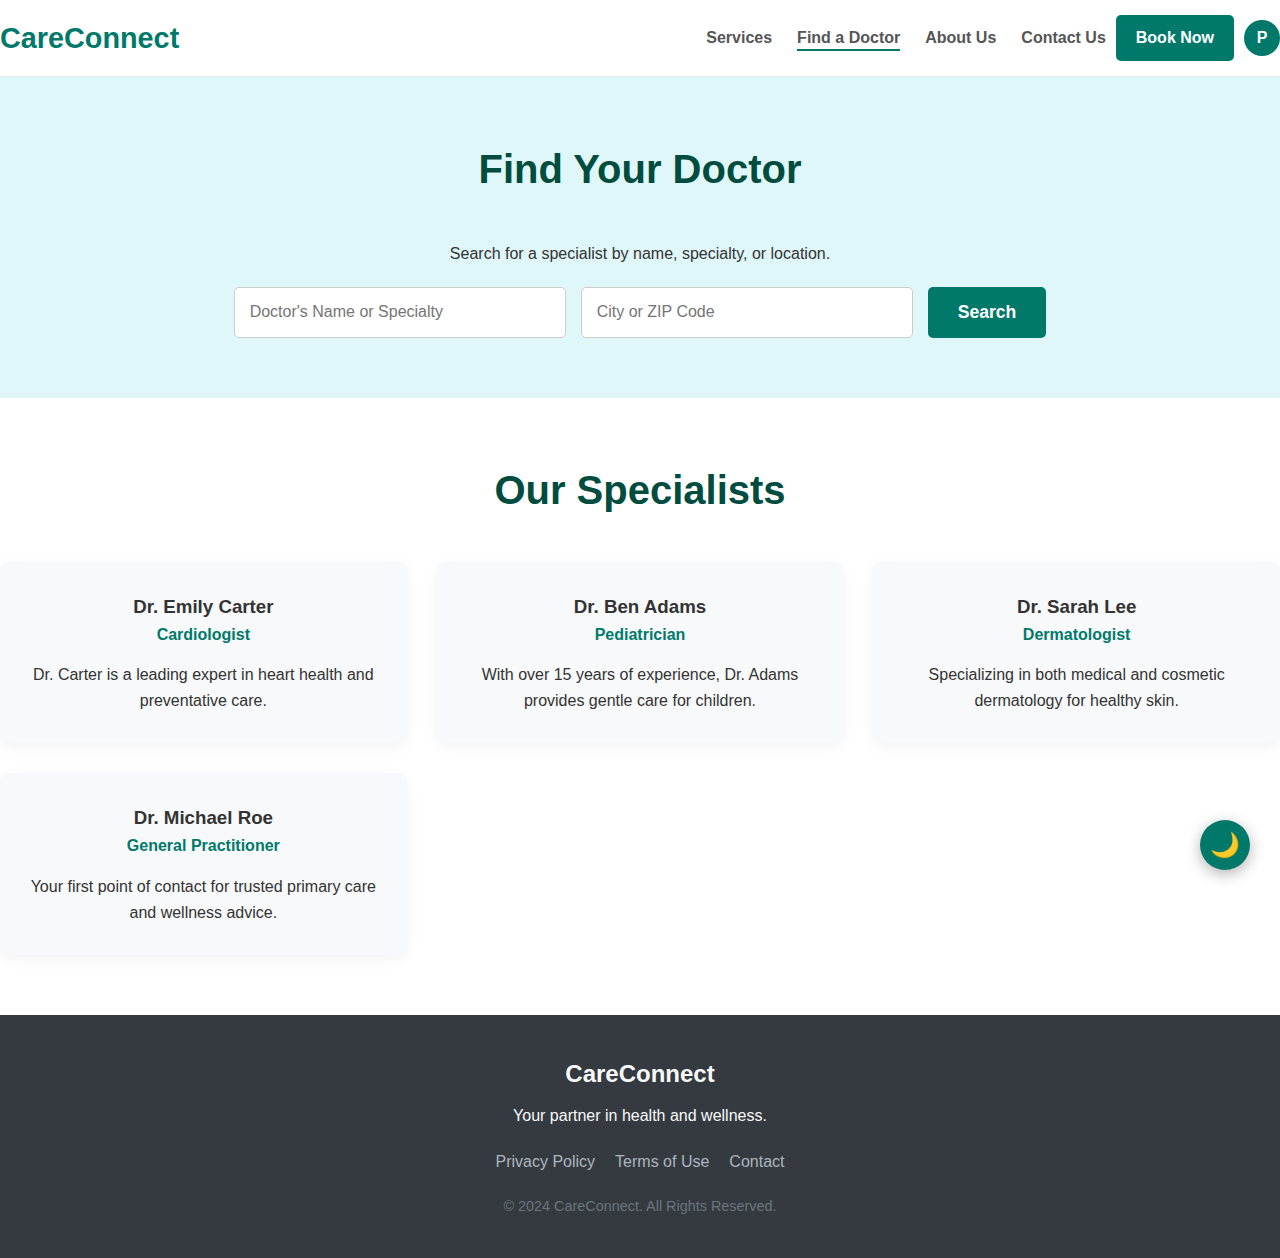
<file: find-a-doctor.html>
<!DOCTYPE html>
<html lang="en">
<head>
    <meta charset="UTF-8">
    <meta name="viewport" content="width=device-width, initial-scale=1.0">
    <title>Find a Doctor - CareConnect</title>
    <link rel="stylesheet" href="style.css">
    <script src="script.js"></script>
</head>
<body>
    <header class="header">
        <div class="container">
            <a href="index.html" class="logo">CareConnect</a>
            <div class="header-right">
                <nav class="nav-links">
                    <ul>
                        <li class="dropdown">
                            <a href="index.html#services">Services</a>
                            <div class="dropdown-content">
                                <a href="index.html#primary-care">Primary Care</a>
                                <a href="index.html#cardiology">Cardiology</a>
                                <a href="index.html#pediatrics">Pediatrics</a>
                            </div>
                        </li>
                        <li><a href="find-a-doctor.html" class="active">Find a Doctor</a></li>
                        <li><a href="about.html">About Us</a></li>
                        <li><a href="contact.html">Contact Us</a></li>
                    </ul>
                </nav>
                <a href="find-a-doctor.html" class="nav-button">Book Now</a>
                <a href="patient-portal.html" class="profile-icon">P</a>
            </div>
        </div>
    </header>

    <main>
        <section class="section section-search">
            <div class="container">
                <h2>Find Your Doctor</h2>
                <p>Search for a specialist by name, specialty, or location.</p>
                <div class="search-form-container">
                    <form action="/search-results" method="GET">
                        <input type="text" placeholder="Doctor's Name or Specialty">
                        <input type="text" placeholder="City or ZIP Code">
                        <button type="submit" class="cta-button">Search</button>
                    </form>
                </div>
            </div>
        </section>

        <section class="section section-doctor-results">
            <div class="container">
                <h2>Our Specialists</h2>
                <div class="doctor-grid">
                    <div class="doctor-card">
                        <h3>Dr. Emily Carter</h3>
                        <p class="doctor-specialty">Cardiologist</p>
                        <p>Dr. Carter is a leading expert in heart health and preventative care.</p>
                        
                    </div>
                    <div class="doctor-card">
                        <h3>Dr. Ben Adams</h3>
                        <p class="doctor-specialty">Pediatrician</p>
                        <p>With over 15 years of experience, Dr. Adams provides gentle care for children.</p>
                        
                    </div>
                    <div class="doctor-card">
                        <h3>Dr. Sarah Lee</h3>
                        <p class="doctor-specialty">Dermatologist</p>
                        <p>Specializing in both medical and cosmetic dermatology for healthy skin.</p>
                        
                    </div>
                     <div class="doctor-card">
                        <h3>Dr. Michael Roe</h3>
                        <p class="doctor-specialty">General Practitioner</p>
                        <p>Your first point of contact for trusted primary care and wellness advice.</p>
                        
                    </div>
                </div>
            </div>
        </section>
    </main>

    <footer class="footer">
        <div class="container">
            <h3>CareConnect</h3>
            <p>Your partner in health and wellness.</p>
            <ul class="footer-links">
                <li><a href="privacy.html">Privacy Policy</a></li>
                <li><a href="terms.html">Terms of Use</a></li>
                <li><a href="contact.html">Contact</a></li>
            </ul>
            <p class="copyright">&copy; 2024 CareConnect. All Rights Reserved.</p>
        </div>
    </footer>
</body>
</html>
</file>
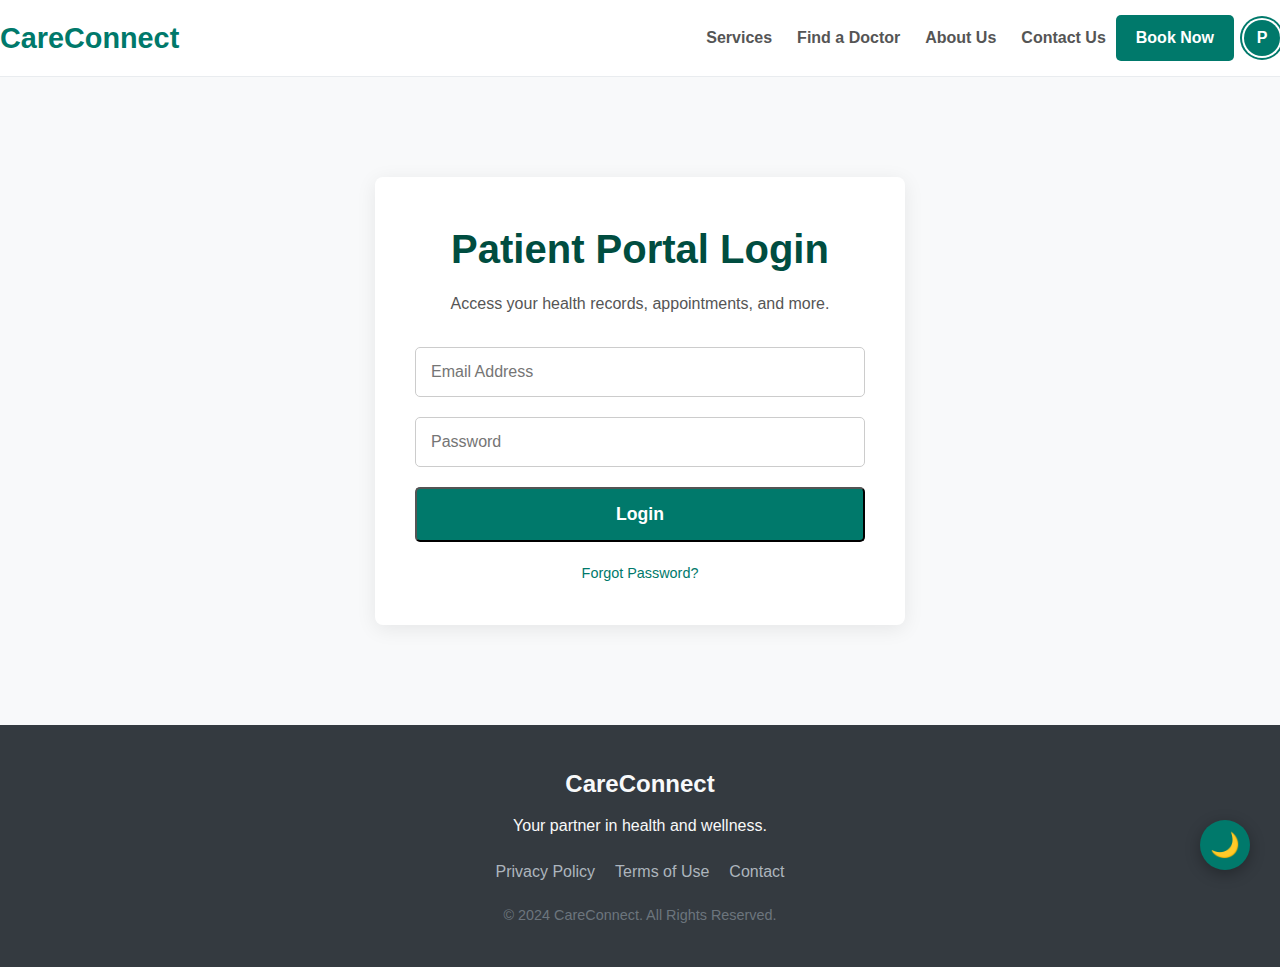
<file: patient-portal.html>
<!DOCTYPE html>
<html lang="en">
<head>
    <meta charset="UTF-8">
    <meta name="viewport" content="width=device-width, initial-scale=1.0">
    <title>Patient Portal - CareConnect</title>
    <link rel="stylesheet" href="style.css">
    <script src="script.js"></script>
</head>
<body>
    <header class="header">
        <div class="container">
            <a href="index.html" class="logo">CareConnect</a>
            <div class="header-right">
                <nav class="nav-links">
                    <ul>
                        <li class="dropdown">
                            <a href="index.html#services">Services</a>
                            <div class="dropdown-content">
                                <a href="index.html#primary-care">Primary Care</a>
                                <a href="index.html#cardiology">Cardiology</a>
                                <a href="index.html#pediatrics">Pediatrics</a>
                            </div>
                        </li>
                        <li><a href="find-a-doctor.html">Find a Doctor</a></li>
                        <li><a href="about.html">About Us</a></li>
                        <li><a href="contact.html">Contact Us</a></li>
                    </ul>
                </nav>
                <a href="find-a-doctor.html" class="nav-button">Book Now</a>
                <a href="patient-portal.html" class="profile-icon active">P</a>
            </div>
        </div>
    </header>

    <main>
        <section class="section">
            <div class="login-container">
                <h2>Patient Portal Login</h2>
                <p>Access your health records, appointments, and more.</p>
                <form class="login-form" action="/login" method="POST">
                    <input type="email" name="email" placeholder="Email Address" required>
                    <input type="password" name="password" placeholder="Password" required>
                    <button type="submit" class="cta-button">Login</button>
                    <a href="forgot-password.html" class="forgot-password">Forgot Password?</a>
                </form>
            </div>
        </section>
    </main>

    <footer class="footer">
        <div class="container">
            <h3>CareConnect</h3>
            <p>Your partner in health and wellness.</p>
            <ul class="footer-links">
                <li><a href="privacy.html">Privacy Policy</a></li>
                <li><a href="terms.html">Terms of Use</a></li>
                <li><a href="contact.html">Contact</a></li>
            </ul>
            <p class="copyright">&copy; 2024 CareConnect. All Rights Reserved.</p>
        </div>
    </footer>

</body>
</html>
</file>
<file: style.css>
body, h1, h2, h3, p, ul, li, a, blockquote, cite {
    margin: 0;
    padding: 0;
}

body {
    line-height: 1.6;
    color: #333;
    font-family: -apple-system, BlinkMacSystemFont, "Segoe UI", Roboto, Helvetica, Arial, sans-serif;
    background-color: #f8f9fa;
}

.container {
    width: 100%;
    max-width: 1280px;
    margin: 0 auto;
}

.header {
    background-color: #fff;
    padding: 15px 0;
    border-bottom: 1px solid #e9ecef;
    position: sticky;
    top: 0;
    z-index: 100;
}

.header .container {
    display: flex;
    justify-content: space-between;
    align-items: center;
}

.logo {
    margin-left:0;
    font-size: 1.8em;
    font-weight: bold;
    color: #00796b;
    text-decoration: none;
}

.header-right {
    display: flex;
    align-items: center;
    gap: 10px;
}

.nav-links ul {
    list-style: none;
    display: flex;
}

.nav-links li {
    margin-left: 25px;
    position: relative;
}

.nav-links a {
    text-decoration: none;
    color: #555;
    font-weight: 700;
    transition: color 0.3s ease;
    padding: 5px 0;
    position: relative;
}

.nav-links a:hover {
    color: #00796b;
}

.nav-links a::after {
    content: '';
    position: absolute;
    bottom: 0;
    left: 0;
    width: 100%;
    height: 2px;
    background-color: #00796b;
    transform: scaleX(0);
    transition: transform 0.3s ease;
}

.nav-links a:hover::after,
.nav-links a.active::after {
    transform: scaleX(1);
}

.nav-button {
    background-color: #00796b;
    color: #fff;
    padding: 10px 20px;
    border-radius: 5px;
    text-decoration: none;
    font-weight: 700;
    transition: background-color 0.3s ease;
}

.nav-button:hover {
    background-color: #004d40;
}

.profile-icon {
    display: inline-flex;
    align-items: center;
    justify-content: center;
    width: 36px;
    height: 36px;
    background-color: #00796b;
    color: #fff;
    border-radius: 50%;
    text-decoration: none;
    font-weight: 600;
    transition: background-color 0.3s ease;
}

.profile-icon:hover {
    background-color: #004d40;
}
.profile-icon.active {
    box-shadow: 0 0 0 2px #fff, 0 0 0 4px #00796b;
}


.dropdown-content {
    display: none;
    position: absolute;
    left: 50%;
    transform: translateX(-50%);
    background-color: #fff;
    min-width: 180px;
    box-shadow: 0 8px 16px rgba(0,0,0,0.1);
    border-radius: 5px;
    z-index: 1;
    margin-top: 10px;
    overflow: hidden;
}

.dropdown-content a {
    color: #333;
    padding: 12px 16px;
    text-decoration: none;
    text-align: left;
    display: block;
}

.dropdown-content a:hover {
    background-color: #f1f1f1;
    color: #00796b;
}

.dropdown:hover .dropdown-content {
    display: block;
}

.hero {
    background-color: #e0f7fa;
    text-align: center;
    padding: 80px 20px;
}

.hero h1 {
    color: #004d40;
    font-size: 3em;
    margin-bottom: 15px;
}

.hero p {
    font-size: 1.2em;
    color: #00796b;
    margin-bottom: 30px;
}

.cta-button {
    background-color: #00796b;
    color: #fff;
    padding: 15px 30px;
    border-radius: 5px;
    text-decoration: none;
    font-size: 1.1em;
    font-weight: bold;
    transition: background-color 0.3s ease;
}

.cta-button:hover {
    background-color: #004d40;
}

.section {
    padding: 60px 0;
    text-align: center;
}

.section h2 {
    font-size: 2.5em;
    margin-bottom: 40px;
    color: #004d40;
}

.section-how {
    background-color: #ffffff;
}

.steps-container {
    display: flex;
    justify-content: space-around;
    gap: 20px;
}

.step {
    max-width: 300px;
}

.step-number {
    width: 50px;
    height: 50px;
    background-color: #e0f7fa;
    color: #00796b;
    border-radius: 50%;
    display: flex;
    align-items: center;
    justify-content: center;
    font-size: 1.5em;
    font-weight: 700;
    margin: 0 auto 15px auto;
}

.step h3 {
    font-size: 1.4em;
    color: #00796b;
    margin-bottom: 10px;
}

.services-grid {
    display: grid;
    grid-template-columns: repeat(4, 1fr);
    gap: 25px;
}

.service-card {
    background: #fff;
    padding: 25px;
    border-radius: 8px;
    position: relative;
    top: 0;
    box-shadow: 0 4px 15px rgba(0,0,0,0.05);
    transition: top 0.3s ease, box-shadow 0.3s ease;
}

.service-card:hover {
    top: -5px;
}

.service-card img {
    border-radius: 50%;
    margin-bottom: 15px;
}

.service-card h3 {
    color: #00796b;
    margin-bottom: 10px;
}

.section-testimonial {
    background-color: #00796b;
    color: #fff;
}

.section-testimonial blockquote {
    font-size: 1.5em;
    font-style: italic;
    max-width: 700px;
    margin: 0 auto 20px auto;
}

.section-testimonial cite {
    font-weight: 700;
    font-style: normal;
}

.footer {
    background-color: #343a40;
    color: #f8f9fa;
    padding: 40px 0;
    text-align: center;
}

.footer h3 {
    font-size: 1.5em;
    margin-bottom: 10px;
}

.footer-links {
    list-style: none;
    display: flex;
    justify-content: center;
    gap: 20px;
    margin: 20px 0;
}

.footer-links a {
    text-decoration: none;
    color: #adb5bd;
    transition: color 0.3s ease;
}

.footer-links a:hover {
    color: #fff;
}

.copyright {
    font-size: 0.9em;
    color: #6c757d;
}

.section-search {
    background-color: #e0f7fa;
    padding-top: 60px;
    padding-bottom: 60px;
}

.search-form-container form {
    display: flex;
    justify-content: center;
    gap: 15px;
    margin-top: 20px;
}

.search-form-container input[type="text"] {
    padding: 15px;
    border: 1px solid #ccc;
    border-radius: 5px;
    font-size: 1em;
    width: 300px;
}

.search-form-container .cta-button {
    border: none;
    cursor: pointer;
}

.section-doctor-results {
    background-color: #fff;
}

.doctor-grid {
    display: grid;
    grid-template-columns: repeat(3, 1fr);
    gap: 30px;
    text-align: center;
}

.doctor-card {
    background: #f8f9fa;
    padding: 30px;
    border-radius: 8px;
    box-shadow: 0 4px 15px rgba(0,0,0,0.05);
}

.doctor-specialty {
    color: #00796b;
    font-weight: 700;
    margin-bottom: 15px;
}

.doctor-card .nav-button {
    margin-top: 15px;
    display: inline-block;
}

.contact-container {
    display: flex;
    gap: 40px;
    margin-top: 40px;
    text-align: left;
}

.contact-form {
    flex: 2;
}

.contact-info {
    flex: 1;
}

.contact-form h3, .contact-info h3 {
    color: #004d40;
    margin-bottom: 20px;
}

.contact-form form {
    display: flex;
    flex-direction: column;
    gap: 15px;
}

.contact-form input, .contact-form textarea {
    padding: 15px;
    border: 1px solid #ccc;
    border-radius: 5px;
    font-size: 1em;
}

.contact-form textarea {
    resize: vertical;
}

.contact-form .cta-button {
    border: none;
    cursor: pointer;
    align-self: flex-start;
}

.contact-info p {
    margin-bottom: 10px;
}

.map-container {
    margin-top: 20px;
    border-radius: 8px;
    overflow: hidden;
    box-shadow: 0 4px 15px rgba(0,0,0,0.1);
}

.section-about-hero {
    padding: 40px 0;
    background-color: #e0f7fa;
}

.mission-statement {
    font-size: 1.2em;
    max-width: 700px;
    margin: 0 auto;
    color: #00796b;
    font-family: Georgia, 'Times New Roman', Times, serif;
    font-style: italic;
}

.team-grid {
    display: grid;
    grid-template-columns: repeat(3, 1fr);
    gap: 30px;
    margin-top: 20px;
}

.team-member-card {
    background: #fff;
    padding: 30px;
    border-radius: 8px;
    text-align: center;
    box-shadow: 0 4px 15px rgba(0,0,0,0.05);
    transition: transform 0.3s ease, box-shadow 0.3s ease;
}

.team-member-card:hover {
    transform: translateY(-5px);
    box-shadow: 0 8px 25px rgba(0,0,0,0.1);
}
.team-member-initials {
    width: 120px;
    height: 120px;
    border-radius: 50%;
    background-color: #e0f7fa;
    color: #00796b;
    display: flex;
    align-items: center;
    justify-content: center;
    font-size: 2.5em;
    font-weight: 700;
    margin: 0 auto 20px auto;
}
.team-member-title {
    color: #00796b;
    font-weight: 700;
    margin: 5px 0 10px 0;
}

.login-container {
    max-width: 450px;
    margin: 40px auto;
    padding: 40px;
    background-color: #fff;
    border-radius: 8px;
    box-shadow: 0 4px 20px rgba(0,0,0,0.08);
    text-align: center;
}

.login-container h2 {
    margin-bottom: 10px;
}

.login-container p {
    margin-bottom: 30px;
    color: #555;
}

.login-form {
    display: flex;
    flex-direction: column;
    gap: 20px;
}

.login-form input {
    padding: 15px;
    border: 1px solid #ccc;
    border-radius: 5px;
    font-size: 1em;
}

.forgot-password {
    color: #00796b;
    text-decoration: none;
    font-size: 0.9em;
}

.forgot-password:hover {
    text-decoration: underline;
}


body.dark-mode {
    background-color: #1a1a1a;
    color: #e0e0e0;
}

body.dark-mode .header {
    background-color: #2d2d2d;
    border-bottom-color: #444;
}

body.dark-mode .logo {
    color: #4db6ac;
}

body.dark-mode .nav-links a {
    color: #e0e0e0;
}

body.dark-mode .nav-links a:hover {
    color: #4db6ac;
}

body.dark-mode .hero {
    background-color: #263238;
}

body.dark-mode .hero h1 {
    color: #4db6ac;
}

body.dark-mode .hero p {
    color: #80cbc4;
}

body.dark-mode .section {
    background-color: #1a1a1a;
}

body.dark-mode .section h2 {
    color: #4db6ac;
}

body.dark-mode .section-how {
    background-color: #212121;
}

body.dark-mode .step-number {
    background-color: #263238;
    color: #4db6ac;
}

body.dark-mode .step h3 {
    color: #4db6ac;
}

body.dark-mode .service-card,
body.dark-mode .doctor-card,
body.dark-mode .team-member-card {
    background-color: #2d2d2d;
    color: #e0e0e0;
}

body.dark-mode .service-card h3,
body.dark-mode .doctor-card h3,
body.dark-mode .team-member-card h3 {
    color: #4db6ac;
}

body.dark-mode .doctor-specialty,
body.dark-mode .team-member-title {
    color: #4db6ac;
}

body.dark-mode .section-testimonial {
    background-color: #004d40;
}

body.dark-mode .section-search {
    background-color: #263238;
}

body.dark-mode .search-form-container input[type="text"] {
    background-color: #2d2d2d;
    border-color: #444;
    color: #e0e0e0;
}

body.dark-mode .contact-form input,
body.dark-mode .contact-form textarea,
body.dark-mode .login-form input {
    background-color: #2d2d2d;
    border-color: #444;
    color: #e0e0e0;
}

body.dark-mode .login-container {
    background-color: #2d2d2d;
}

body.dark-mode .section-about-hero {
    background-color: #263238;
}

body.dark-mode .mission-statement {
    color: #80cbc4;
}

body.dark-mode .team-member-initials {
    background-color: #263238;
    color: #4db6ac;
}

#dark-mode-toggle {
    position: fixed;
    bottom: 30px;
    right: 30px;
    width: 50px;
    height: 50px;
    border-radius: 50%;
    background-color: #00796b;
    color: #fff;
    border: none;
    font-size: 1.5em;
    cursor: pointer;
    box-shadow: 0 4px 15px rgba(0,0,0,0.3);
    transition: all 0.3s ease;
    z-index: 999;
    display: flex;
    align-items: center;
    justify-content: center;
}

#dark-mode-toggle:hover {
    background-color: #004d40;
    transform: scale(1.1);
}

body.dark-mode #dark-mode-toggle {
    background-color: #ffa726;
}

body.dark-mode #dark-mode-toggle:hover {
    background-color: #f57c00;
}

#back-to-top {
    position: fixed;
    bottom: 90px;
    right: 30px;
    width: 50px;
    height: 50px;
    border-radius: 50%;
    background-color: #00796b;
    color: #fff;
    border: none;
    font-size: 1.5em;
    cursor: pointer;
    box-shadow: 0 4px 15px rgba(0,0,0,0.3);
    transition: all 0.3s ease;
    z-index: 998;
    opacity: 0;
    visibility: hidden;
    display: flex;
    align-items: center;
    justify-content: center;
}

#back-to-top.visible {
    opacity: 1;
    visibility: visible;
}

#back-to-top:hover {
    background-color: #004d40;
    transform: scale(1.1);
}

body.dark-mode #back-to-top {
    background-color: #4db6ac;
}

.hamburger-menu {
    display: none;
    flex-direction: column;
    gap: 5px;
    background: none;
    border: none;
    cursor: pointer;
    padding: 5px;
    z-index: 1001;
}

.hamburger-menu span {
    display: block;
    width: 25px;
    height: 3px;
    background-color: #00796b;
    transition: all 0.3s ease;
    border-radius: 2px;
}

body.dark-mode .hamburger-menu span {
    background-color: #4db6ac;
}

.hamburger-menu.active span:nth-child(1) {
    transform: rotate(45deg) translate(8px, 8px);
}

.hamburger-menu.active span:nth-child(2) {
    opacity: 0;
}

.hamburger-menu.active span:nth-child(3) {
    transform: rotate(-45deg) translate(7px, -7px);
}

input.error,
textarea.error {
    border-color: #d32f2f !important;
    background-color: #ffebee !important;
}

body.dark-mode input.error,
body.dark-mode textarea.error {
    border-color: #e57373 !important;
    background-color: #4a2020 !important;
}

.error-message {
    color: #d32f2f;
    font-size: 0.85em;
    margin-top: 5px;
    display: block;
}

body.dark-mode .error-message {
    color: #ef5350;
}

.animate-target {
    opacity: 0;
    transform: translateY(30px);
    transition: opacity 0.6s ease, transform 0.6s ease;
}

.animate-target.animate-in {
    opacity: 1;
    transform: translateY(0);
}

body {
    opacity: 0;
    transition: opacity 0.3s ease;
}

body.loaded {
    opacity: 1;
}


.header.scrolled {
    box-shadow: 0 2px 10px rgba(0,0,0,0.1);
}


.fade-in {
    animation: fadeIn 0.5s ease;
}

@keyframes fadeIn {
    from {
        opacity: 0;
        transform: translateY(20px);
    }
    to {
        opacity: 1;
        transform: translateY(0);
    }
}


.skip-link {
    position: absolute;
    top: -100px;
    left: 20px;
    background-color: #00796b;
    color: #fff;
    padding: 10px 20px;
    text-decoration: none;
    border-radius: 5px;
    z-index: 10000;
    transition: top 0.3s ease;
}

.skip-link:focus {
    top: 20px;
}


.service-card {
    transition: transform 0.3s ease, box-shadow 0.3s ease, top 0.3s ease;
}


@media (max-width: 768px) {
    .hamburger-menu {
        display: flex;
        order: -1;
        margin-right: 15px;
    }

    .nav-links {
        position: fixed;
        top: 70px;
        left: 0;
        right: 0;
        background-color: #fff;
        flex-direction: column;
        padding: 20px;
        box-shadow: 0 4px 20px rgba(0,0,0,0.1);
        transform: translateX(-100%);
        transition: transform 0.3s ease;
        max-height: calc(100vh - 70px);
        overflow-y: auto;
    }

    body.dark-mode .nav-links {
        background-color: #2d2d2d;
    }

    .nav-links.active {
        transform: translateX(0);
    }

    .nav-links ul {
        flex-direction: column;
        width: 100%;
    }

    .nav-links li {
        margin: 10px 0;
        width: 100%;
    }

    .nav-links a {
        display: block;
        padding: 10px 0;
    }

    .dropdown-content {
        position: static;
        transform: none;
        box-shadow: none;
        margin-top: 10px;
        padding-left: 20px;
    }

    .dropdown:hover .dropdown-content {
        display: none;
    }

    .dropdown.active .dropdown-content {
        display: block;
    }

    body.menu-open {
        overflow: hidden;
    }

    #dark-mode-toggle {
        bottom: 20px;
        right: 20px;
        width: 45px;
        height: 45px;
        font-size: 1.3em;
    }

    #back-to-top {
        bottom: 75px;
        right: 20px;
        width: 45px;
        height: 45px;
        font-size: 1.3em;
    }

    .services-grid {
        grid-template-columns: 1fr;
    }

    .doctor-grid,
    .team-grid {
        grid-template-columns: 1fr;
    }

    .steps-container {
        flex-direction: column;
        align-items: center;
    }

    .contact-container {
        flex-direction: column;
    }

    .search-form-container form {
        flex-direction: column;
    }

    .search-form-container input[type="text"] {
        width: 100%;
    }
}

@media (max-width: 480px) {
    .hero h1 {
        font-size: 2em;
    }

    .section h2 {
        font-size: 1.8em;
    }
}


* {
    transition: background-color 0.3s ease, color 0.3s ease;
}

a, button, input, textarea {
    transition: all 0.3s ease;
}


a:focus,
button:focus,
input:focus,
textarea:focus {
    outline: 2px solid #00796b;
    outline-offset: 2px;
}

body.dark-mode a:focus,
body.dark-mode button:focus,
body.dark-mode input:focus,
body.dark-mode textarea:focus {
    outline-color: #4db6ac;
}
</file>
